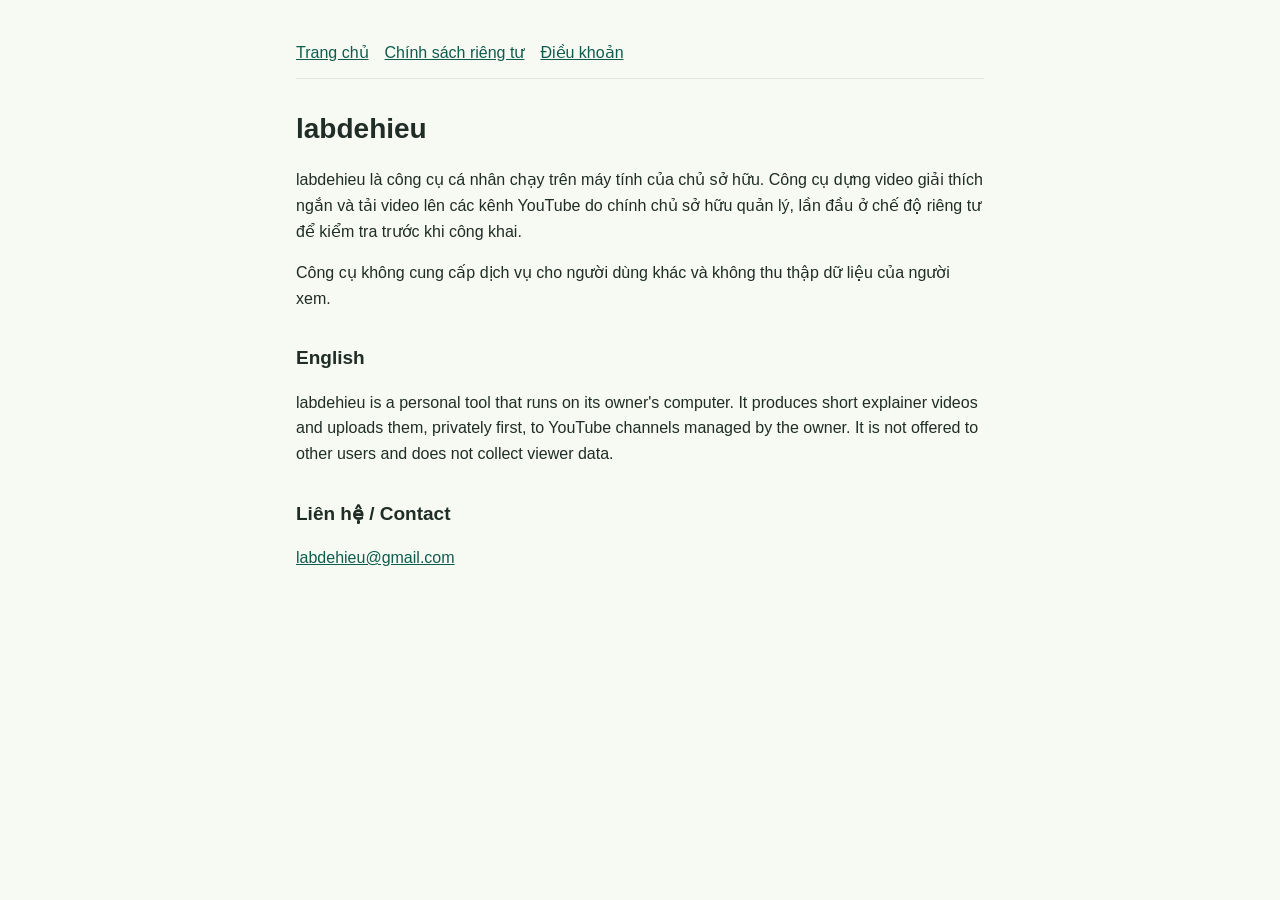
<file: index.html>
<!doctype html>
<html lang="vi">
<head>
  <meta charset="utf-8">
  <meta name="viewport" content="width=device-width, initial-scale=1">
  <title>labdehieu</title>
  <meta name="description" content="labdehieu: công cụ cá nhân để sản xuất và tải video lên kênh YouTube của chính chủ sở hữu.">
  <link rel="stylesheet" href="style.css">
</head>
<body>
<main>
  <nav><a href="./">Trang chủ</a><a href="privacy.html">Chính sách riêng tư</a><a href="terms.html">Điều khoản</a></nav>
  <h1>labdehieu</h1>
  <p>labdehieu là công cụ cá nhân chạy trên máy tính của chủ sở hữu. Công cụ dựng video giải thích ngắn và tải video lên các kênh YouTube do chính chủ sở hữu quản lý, lần đầu ở chế độ riêng tư để kiểm tra trước khi công khai.</p>
  <p>Công cụ không cung cấp dịch vụ cho người dùng khác và không thu thập dữ liệu của người xem.</p>
  <h2>English</h2>
  <p>labdehieu is a personal tool that runs on its owner's computer. It produces short explainer videos and uploads them, privately first, to YouTube channels managed by the owner. It is not offered to other users and does not collect viewer data.</p>
  <h2>Liên hệ / Contact</h2>
  <p><a href="mailto:labdehieu@gmail.com">labdehieu@gmail.com</a></p>
</main>
</body>
</html>
</file>
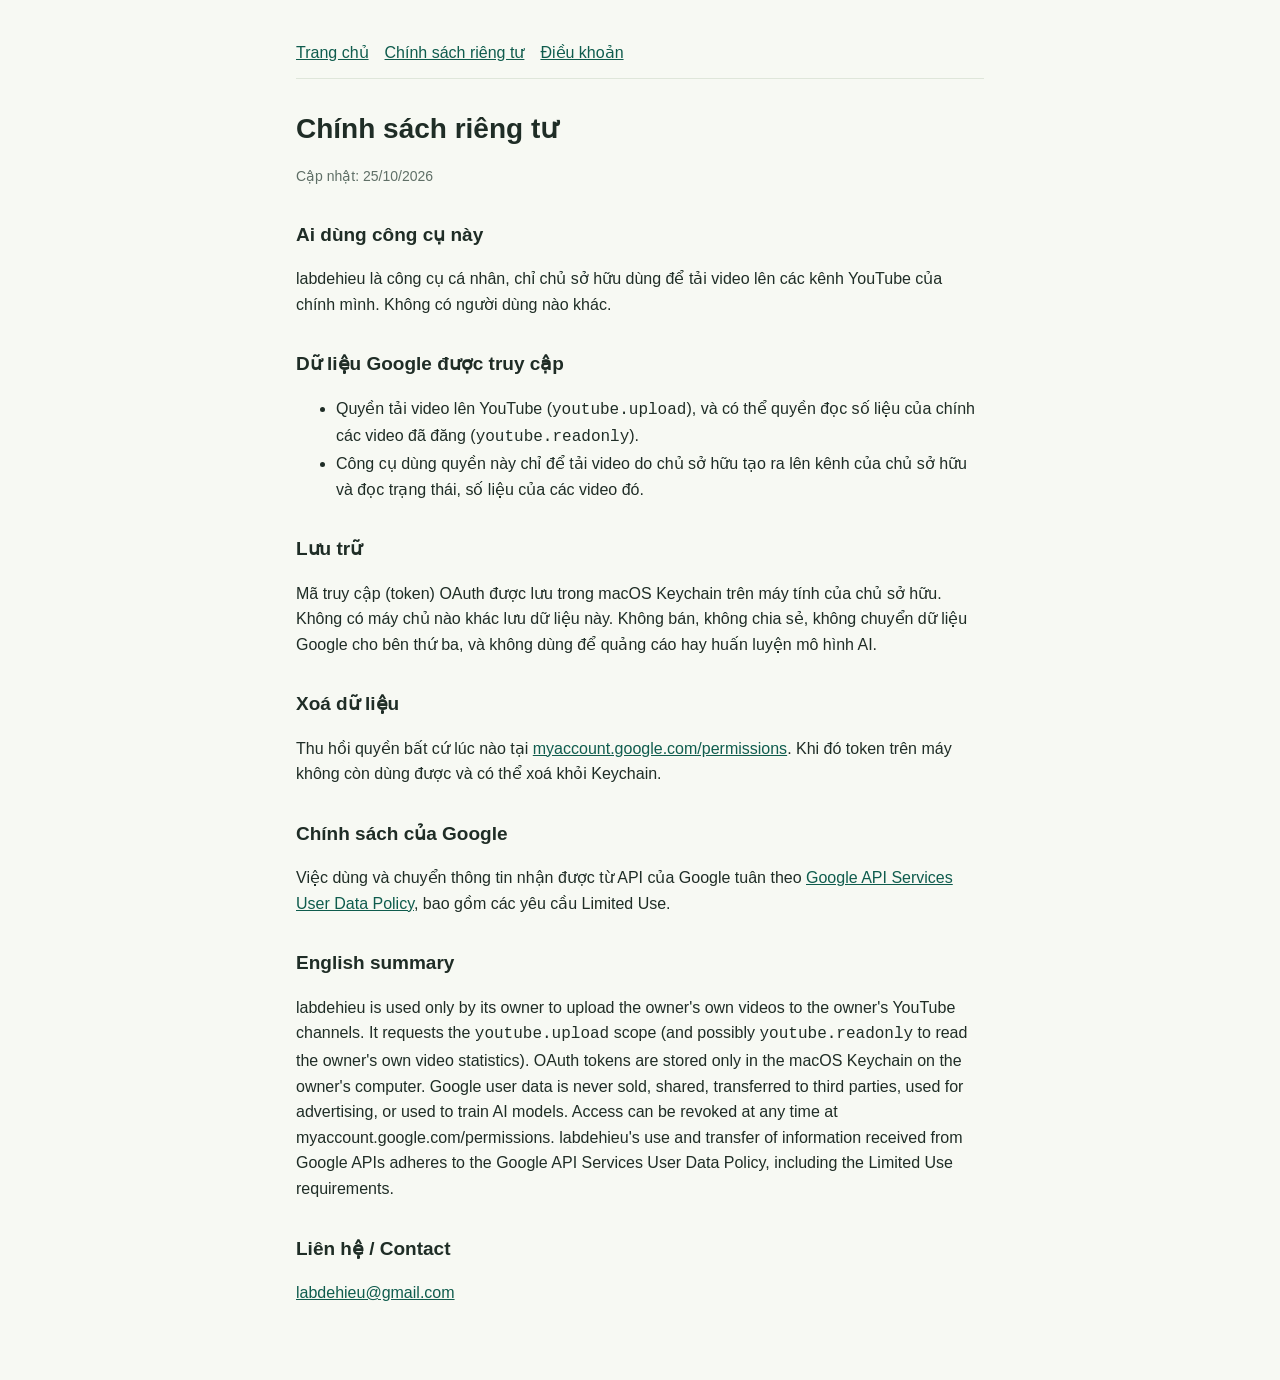
<file: privacy.html>
<!doctype html>
<html lang="vi">
<head>
  <meta charset="utf-8">
  <meta name="viewport" content="width=device-width, initial-scale=1">
  <title>Chính sách riêng tư · labdehieu</title>
  <meta name="description" content="Chính sách riêng tư của công cụ cá nhân labdehieu.">
  <link rel="stylesheet" href="style.css">
</head>
<body>
<main>
  <nav><a href="./">Trang chủ</a><a href="privacy.html">Chính sách riêng tư</a><a href="terms.html">Điều khoản</a></nav>
  <h1>Chính sách riêng tư</h1>
  <p class="muted">Cập nhật: 25/10/2026</p>

  <h2>Ai dùng công cụ này</h2>
  <p>labdehieu là công cụ cá nhân, chỉ chủ sở hữu dùng để tải video lên các kênh YouTube của chính mình. Không có người dùng nào khác.</p>

  <h2>Dữ liệu Google được truy cập</h2>
  <ul>
    <li>Quyền tải video lên YouTube (<code>youtube.upload</code>), và có thể quyền đọc số liệu của chính các video đã đăng (<code>youtube.readonly</code>).</li>
    <li>Công cụ dùng quyền này chỉ để tải video do chủ sở hữu tạo ra lên kênh của chủ sở hữu và đọc trạng thái, số liệu của các video đó.</li>
  </ul>

  <h2>Lưu trữ</h2>
  <p>Mã truy cập (token) OAuth được lưu trong macOS Keychain trên máy tính của chủ sở hữu. Không có máy chủ nào khác lưu dữ liệu này. Không bán, không chia sẻ, không chuyển dữ liệu Google cho bên thứ ba, và không dùng để quảng cáo hay huấn luyện mô hình AI.</p>

  <h2>Xoá dữ liệu</h2>
  <p>Thu hồi quyền bất cứ lúc nào tại <a href="https://myaccount.google.com/permissions">myaccount.google.com/permissions</a>. Khi đó token trên máy không còn dùng được và có thể xoá khỏi Keychain.</p>

  <h2>Chính sách của Google</h2>
  <p>Việc dùng và chuyển thông tin nhận được từ API của Google tuân theo <a href="https://developers.google.com/terms/api-services-user-data-policy">Google API Services User Data Policy</a>, bao gồm các yêu cầu Limited Use.</p>

  <h2>English summary</h2>
  <p>labdehieu is used only by its owner to upload the owner's own videos to the owner's YouTube channels. It requests the <code>youtube.upload</code> scope (and possibly <code>youtube.readonly</code> to read the owner's own video statistics). OAuth tokens are stored only in the macOS Keychain on the owner's computer. Google user data is never sold, shared, transferred to third parties, used for advertising, or used to train AI models. Access can be revoked at any time at myaccount.google.com/permissions. labdehieu's use and transfer of information received from Google APIs adheres to the Google API Services User Data Policy, including the Limited Use requirements.</p>

  <h2>Liên hệ / Contact</h2>
  <p><a href="mailto:labdehieu@gmail.com">labdehieu@gmail.com</a></p>
</main>
</body>
</html>
</file>
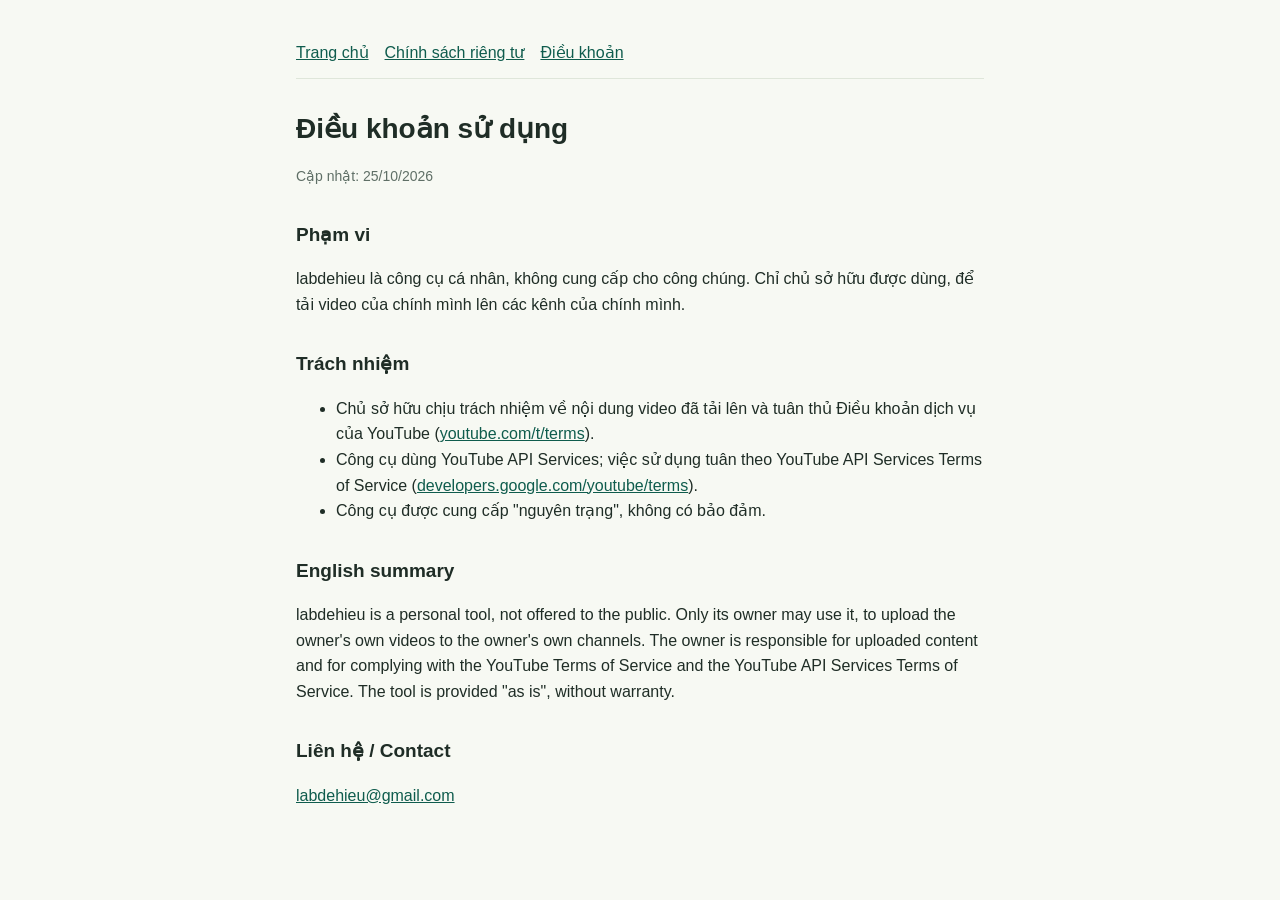
<file: terms.html>
<!doctype html>
<html lang="vi">
<head>
  <meta charset="utf-8">
  <meta name="viewport" content="width=device-width, initial-scale=1">
  <title>Điều khoản · labdehieu</title>
  <meta name="description" content="Điều khoản sử dụng của công cụ cá nhân labdehieu.">
  <link rel="stylesheet" href="style.css">
</head>
<body>
<main>
  <nav><a href="./">Trang chủ</a><a href="privacy.html">Chính sách riêng tư</a><a href="terms.html">Điều khoản</a></nav>
  <h1>Điều khoản sử dụng</h1>
  <p class="muted">Cập nhật: 25/10/2026</p>

  <h2>Phạm vi</h2>
  <p>labdehieu là công cụ cá nhân, không cung cấp cho công chúng. Chỉ chủ sở hữu được dùng, để tải video của chính mình lên các kênh của chính mình.</p>

  <h2>Trách nhiệm</h2>
  <ul>
    <li>Chủ sở hữu chịu trách nhiệm về nội dung video đã tải lên và tuân thủ Điều khoản dịch vụ của YouTube (<a href="https://www.youtube.com/t/terms">youtube.com/t/terms</a>).</li>
    <li>Công cụ dùng YouTube API Services; việc sử dụng tuân theo YouTube API Services Terms of Service (<a href="https://developers.google.com/youtube/terms/api-services-terms-of-service">developers.google.com/youtube/terms</a>).</li>
    <li>Công cụ được cung cấp "nguyên trạng", không có bảo đảm.</li>
  </ul>

  <h2>English summary</h2>
  <p>labdehieu is a personal tool, not offered to the public. Only its owner may use it, to upload the owner's own videos to the owner's own channels. The owner is responsible for uploaded content and for complying with the YouTube Terms of Service and the YouTube API Services Terms of Service. The tool is provided "as is", without warranty.</p>

  <h2>Liên hệ / Contact</h2>
  <p><a href="mailto:labdehieu@gmail.com">labdehieu@gmail.com</a></p>
</main>
</body>
</html>
</file>
<file: style.css>
:root { color-scheme: light dark; --bg: #f7f9f3; --fg: #1f2d26; --muted: #5f6f66; --line: #dfe6da; --accent: #0f5c4d; }
@media (prefers-color-scheme: dark) { :root { --bg: #131a17; --fg: #e6ece8; --muted: #9fb0a6; --line: #2a3530; --accent: #6fd1b2; } }
* { box-sizing: border-box; }
body { margin: 0; background: var(--bg); color: var(--fg); font: 16px/1.6 -apple-system, "Segoe UI", Roboto, sans-serif; }
main { max-width: 720px; margin: 0 auto; padding: 40px 16px 64px; }
h1 { font-size: 28px; margin: 0 0 8px; }
h2 { font-size: 19px; margin: 32px 0 8px; }
p, li { color: var(--fg); }
.muted { color: var(--muted); font-size: 14px; }
nav { display: flex; gap: 16px; flex-wrap: wrap; border-bottom: 1px solid var(--line); padding-bottom: 12px; margin-bottom: 28px; }
a { color: var(--accent); }
</file>
